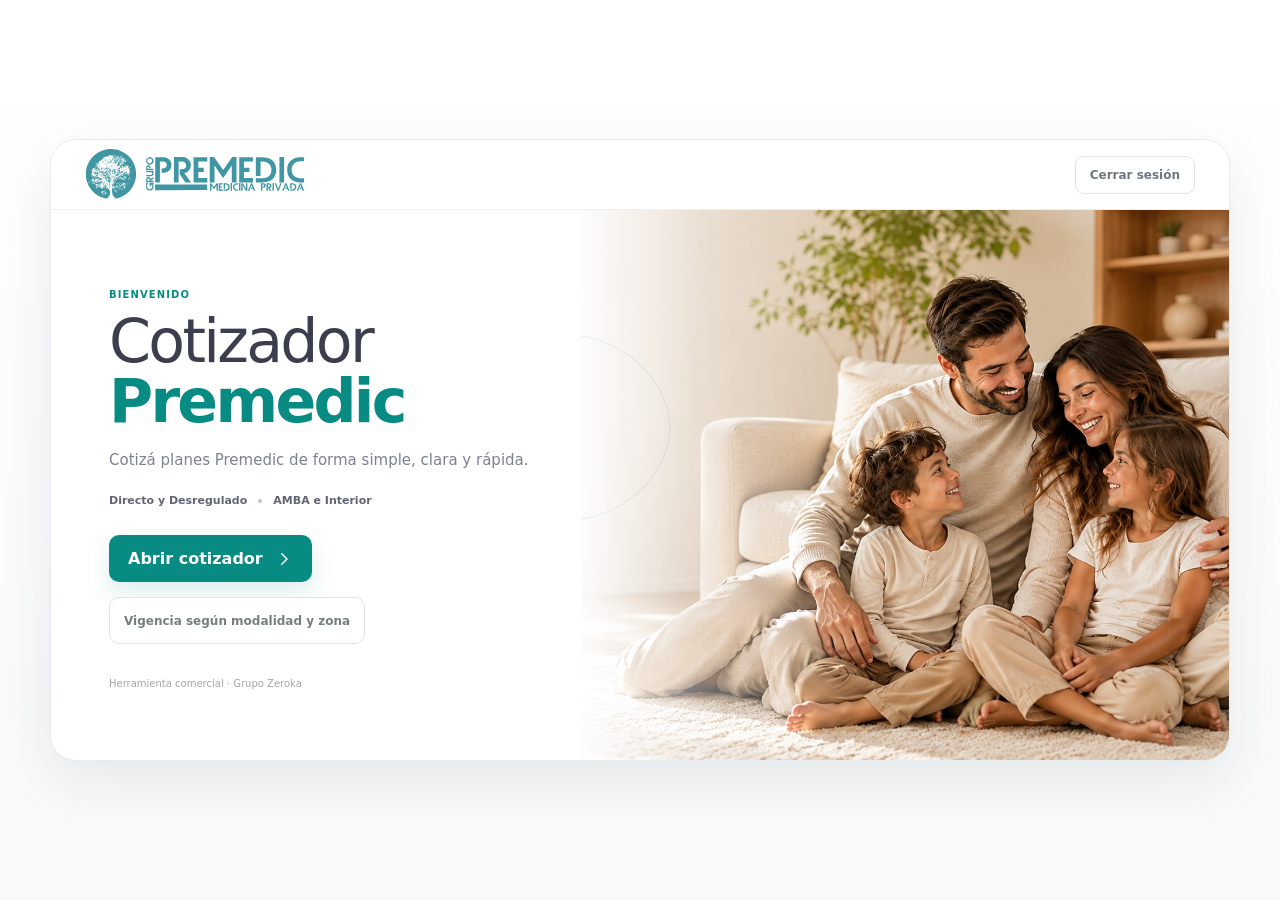
<file: index.html>
<!doctype html>
<html lang="es">
<head>
  <meta charset="utf-8">
  <meta name="viewport" content="width=device-width, initial-scale=1">
  <meta name="theme-color" content="#0d8a7a">
  <title>Cotizador Premedic</title>
  <link rel="stylesheet" href="css/styles.css">
  <link rel="stylesheet" href="css/pdf-premedic.css">
</head>
<body>
  <section id="portalScreen" class="premedic-portal" aria-label="Portal comercial Premedic">
    <div class="portal-shell portal-shell-brand">
      <div class="portal-topbar">
        <div class="portal-brand">
          <img src="assets/premedic-logo-oficial.svg" alt="Premedic" class="portal-brand-logo">
        </div>
        <button id="logoutBtn" class="portal-logout-btn" type="button">Cerrar sesión</button>
      </div>

      <div class="portal-grid">
        <div class="portal-panel">
          <span class="portal-kicker">Bienvenido</span>
          <h1>Cotizador<br><strong>Premedic</strong></h1>
          <p>Cotizá planes Premedic de forma simple, clara y rápida.</p>

          <div class="portal-specs" aria-label="Cobertura del cotizador">
            <span>Directo y Desregulado</span>
            <i></i>
            <span>AMBA e Interior</span>
          </div>

          <div class="portal-action-row">
            <button id="abrirCotizadorBtn" class="portal-open-btn" type="button">
              Abrir cotizador
              <svg viewBox="0 0 24 24" aria-hidden="true"><path d="m9 5 7 7-7 7"/></svg>
            </button>
            <span class="portal-vigencia">Vigencia según modalidad y zona</span>
          </div>

          <div class="portal-signature">Herramienta comercial · Grupo Zeroka</div>
        </div>

        <div class="portal-family" aria-hidden="true">
          <span class="portal-family-curve"></span>
          <img src="assets/portal-family.jpg" alt="">
        </div>
      </div>
    </div>
  </section>

  <div id="cotizadorApp" class="app-shell hidden">
    <button id="volverPortalBtn" class="portal-back-btn" type="button" aria-label="Volver al portal">
      <svg viewBox="0 0 24 24" aria-hidden="true"><path d="m15 18-6-6 6-6"/></svg>
      Portal Premedic
    </button>
    <header class="hero-card">
      <div class="hero-art" aria-hidden="true">
        <span class="hero-shape hero-shape-one"></span>
        <span class="hero-shape hero-shape-two"></span>
        <span class="hero-shape hero-shape-three"></span>
        <span class="hero-dots hero-dots-one"></span>
        <span class="hero-dots hero-dots-two"></span>
      </div>

      <div class="hero-copy">
        <img class="hero-brand-logo" src="assets/premedic-logo-oficial.svg" alt="Premedic">
        <div class="hero-vigencia">
          <svg viewBox="0 0 24 24" aria-hidden="true">
            <path d="M7 2v3M17 2v3M3.5 9h17M5.5 4.5h13a2 2 0 0 1 2 2v12a2 2 0 0 1-2 2h-13a2 2 0 0 1-2-2v-12a2 2 0 0 1 2-2Z"/>
            <path d="M8 13h.01M12 13h.01M16 13h.01M8 17h.01M12 17h.01"/>
          </svg>
          <span id="vigenciaBadge">Vigencia Diciembre 2026</span>
        </div>

        <h1>Cotizador Premedic</h1>
        <p>Completá los datos y encontrá el plan indicado de forma simple y clara.</p>

        <div class="hero-features" aria-label="Características del cotizador">
          <span>
            <i class="feature-check" aria-hidden="true">
              <svg viewBox="0 0 24 24"><path d="m7 12 3 3 7-7"/></svg>
            </i>
            Directo y Desregulado
          </span>
          <span class="feature-divider" aria-hidden="true"></span>
          <span>
            <i class="feature-check" aria-hidden="true">
              <svg viewBox="0 0 24 24"><path d="m7 12 3 3 7-7"/></svg>
            </i>
            AMBA e Interior
          </span>
        </div>
      </div>
    </header>

    <main class="quote-workspace">
      <section class="quote-builder">
        <div class="builder-topbar">
          <div>
            <span class="builder-kicker">Nueva cotización</span>
            <h2>Armá tu cotización</h2>
            <p>Completá los datos del cliente y calculá los planes disponibles.</p>
          </div>
          <div class="builder-progress" aria-label="Progreso de carga">
            <span class="is-active"><b>01</b> Datos</span>
            <i></i>
            <span><b>02</b> Integrantes</span>
          </div>
        </div>

        <section class="builder-section">
          <div class="section-intro">
            <div class="section-index">01</div>
            <div>
              <span class="section-eyebrow">Cliente</span>
              <h3>Datos del cliente</h3>
              <p>Elegí zona, modalidad y composición.</p>
            </div>
          </div>

          <div class="client-grid">
            <label class="field field-prominent">
              <span>Nombre y apellido</span>
              <input id="nombre" type="text" placeholder="Ej. Juan Pérez" autocomplete="name">
            </label>
            <label class="field">
              <span>DNI <small>(opcional)</small></span>
              <input id="dni" type="text" inputmode="numeric" placeholder="Ej. 30111222">
            </label>
          </div>

          <div class="selector-grid">
            <label class="selector-tile" for="zona">
              <span class="selector-icon" aria-hidden="true">
                <svg viewBox="0 0 24 24"><path d="M12 21s6-5.2 6-11a6 6 0 1 0-12 0c0 5.8 6 11 6 11Z"/><circle cx="12" cy="10" r="2.2"/></svg>
              </span>
              <span class="selector-copy">
                <small>Zona</small>
                <select id="zona">
                  <option value="amba">AMBA</option>
                  <option value="interior">Interior</option>
                </select>
              </span>
            </label>

            <label class="selector-tile" for="modalidad">
              <span class="selector-icon" aria-hidden="true">
                <svg viewBox="0 0 24 24"><path d="M4 7h16M7 4v6M17 4v6M5 13h14v7H5z"/></svg>
              </span>
              <span class="selector-copy">
                <small>Modalidad</small>
                <select id="modalidad">
                  <option value="directo">Directo</option>
                  <option value="desregulado">Desregulado</option>
                </select>
              </span>
            </label>

            <label class="selector-tile" for="composicion">
              <span class="selector-icon" aria-hidden="true">
                <svg viewBox="0 0 24 24"><circle cx="9" cy="8" r="3"/><circle cx="17" cy="10" r="2.3"/><path d="M3.5 19c.6-3.3 2.5-5 5.5-5s4.9 1.7 5.5 5M14 19c.3-2.3 1.5-3.6 3.6-3.6 1.5 0 2.6.7 3.2 2"/></svg>
              </span>
              <span class="selector-copy">
                <small>Composición</small>
                <select id="composicion">
                  <option value="individual">Individual</option>
                  <option value="titular_hijos">Titular + hijo/s</option>
                  <option value="pareja">Titular + pareja</option>
                  <option value="pareja_hijos">Titular + pareja + hijo/s</option>
                </select>
              </span>
            </label>
          </div>

          <div id="aporteWrap" class="contribution-panel hidden">
            <div class="contribution-symbol">$</div>
            <div class="contribution-copy">
              <span>Aporte de obra social del recibo</span>
              <strong>Descuento automático para Desregulado</strong>
            </div>
            <label class="field contribution-field">
              <span>Aporte de obra social del recibo</span>
              <input id="aporteRecibo" type="number" min="0" step="0.01" inputmode="decimal" placeholder="Ej. 84619.61">
            </label>
          </div>
        </section>

        <section class="builder-section builder-section-members">
          <div class="section-intro">
            <div class="section-index">02</div>
            <div>
              <span class="section-eyebrow">Integrantes</span>
              <h3>¿Quiénes forman parte de la cotización?</h3>
              <p id="reglaEdad">La edad tarifaria se toma desde la edad del titular.</p>
            </div>
          </div>

          <div class="age-grid">
            <label class="age-field">
              <span>Edad del titular</span>
              <div class="age-input">
                <input id="edadTitular" type="number" min="1" max="59" step="1" inputmode="numeric" placeholder="32">
                <em>años</em>
              </div>
            </label>
            <label id="parejaWrap" class="age-field hidden">
              <span>Edad de la pareja</span>
              <div class="age-input">
                <input id="edadPareja" type="number" min="1" max="59" step="1" inputmode="numeric" placeholder="35">
                <em>años</em>
              </div>
            </label>
          </div>

          <div id="hijosWrap" class="children-card children-card-refined hidden">
            <div class="children-head">
              <div>
                <span class="section-eyebrow">Hijos</span>
                <h3>Edades de los hijos</h3>
                <p>Para menores de 1 año ingresá <strong>0</strong>. Los adicionales se aplican según corresponda.</p>
              </div>
              <label class="field compact mini-field">
                <span>Cantidad</span>
                <input id="cantidadHijos" type="number" min="1" step="1" value="1" inputmode="numeric">
              </label>
            </div>
            <div id="edadesHijos" class="form-grid cols-3 children-grid"></div>
          </div>
        </section>

        <details class="advisor-panel">
          <summary>
            <span class="advisor-summary-copy">
              <span class="advisor-dot"></span>
              <span>
                <strong>Datos del asesor</strong>
                <small>Se usan únicamente en la cotización formal.</small>
              </span>
            </span>
            <span class="advisor-optional">Opcional <b>+</b></span>
          </summary>
          <div class="form-grid cols-3 advisor-content">
            <label class="field">
              <span>Asesor comercial</span>
              <input id="asesorNombre" type="text" placeholder="Ej. Rodrigo Altamura">
            </label>
            <label class="field">
              <span>Teléfono / WhatsApp</span>
              <input id="asesorTelefono" type="text" placeholder="Ej. 11 0000-0000">
            </label>
            <label class="field">
              <span>Mail</span>
              <input id="asesorMail" type="email" placeholder="Ej. asesor@empresa.com">
            </label>
          </div>
        </details>

        <div class="builder-actions">
          <div class="builder-actions-copy">
            <strong>Todo listo para cotizar</strong>
            <span>El cálculo no modifica los datos cargados.</span>
          </div>
          <div class="builder-actions-buttons">
            <button id="limpiarBtn" class="btn btn-secondary" type="button">Limpiar</button>
            <button id="cotizarBtn" class="btn btn-primary" type="button">Calcular cotización</button>
          </div>
        </div>

        <div id="mensaje" class="alert-box hidden" role="alert" aria-live="polite"></div>
      </section>

      <aside class="quote-rail">
        <section class="quote-summary-card">
          <div class="summary-cover">
            <div class="summary-cover-art" aria-hidden="true"></div>
            <span class="summary-status"><i></i> Resumen en vivo</span>
            <h2>Caso actual</h2>
            <p>Una lectura rápida antes de calcular los planes.</p>
          </div>

          <div class="summary-body">
            <div id="emptySummary" class="summary-empty-refined">
              <div>
                <strong>Esperando datos</strong>
                <p>Completá el nombre o la edad para ver el resumen.</p>
              </div>
            </div>

            <div id="summaryContent" class="hidden">
              <div class="summary-line"><span>Cliente</span><strong id="sumCliente">—</strong></div>
              <div class="summary-line"><span>Tipo</span><strong id="sumTipo">—</strong></div>
              <div class="summary-line"><span>Composición</span><strong id="sumComposicion">—</strong></div>
              <div class="summary-line"><span>Edad tarifaria</span><strong id="sumEdad">—</strong></div>
              <div class="summary-line"><span>Tramo</span><strong id="sumTramo">—</strong></div>
              <div id="sumAporteReciboRow" class="summary-line hidden"><span>Aporte de obra social del recibo</span><strong id="sumAporteRecibo">—</strong></div>
              <div id="sumAporteCalculadoRow" class="summary-line hidden"><span>Aporte a descontar</span><strong id="sumAporteCalculado">—</strong></div>
              <div class="summary-line summary-line-strong"><span>Planes disponibles</span><strong id="sumPlanes">—</strong></div>
            </div>

            <div class="commercial-note">
              <span class="commercial-note-icon">i</span>
              <p>Pareja: edad del mayor · hasta 59 años · C-100 sólo AMBA.</p>
            </div>
          </div>
        </section>
      </aside>
    </main>

    <section id="resultadosSection" class="glass-panel results-panel hidden">
      <div class="results-top">
        <div>
          <span class="section-chip">Resultados</span>
          <h2>Planes disponibles</h2>
          <p id="resumenCaso"></p>
        </div>
        <span id="badgeTramo" class="hero-subchip"></span>
      </div>
      <div id="notasModalidad" class="inline-note hidden"></div>
      <div id="resultados" class="plans-grid"></div>
    </section>

    <section id="seleccionSection" class="selection-banner hidden">
      <div class="selection-copy">
        <span class="section-chip">Plan seleccionado</span>
        <h2 id="seleccionPlan"></h2>
        <div id="seleccionPrecio" class="selection-price"></div>
        <p id="seleccionDetalle"></p>
      </div>
      <div class="selection-actions">
        <button id="verCotizacionBtn" class="btn btn-secondary" type="button">Ver cotización</button>
        <button id="guardarPdfBtn" class="btn btn-primary" type="button">Descargar PDF</button>
      </div>
    </section>
  </div>

  <dialog id="previewDialog" class="preview-dialog">
    <div class="preview-header">
      <div>
        <strong>Vista previa de la cotización</strong>
        <span>Revisá el documento antes de descargarlo en PDF.</span>
      </div>
      <div class="selection-actions small-actions">
        <button id="previewPdfBtn" class="btn btn-primary" type="button">Descargar PDF</button>
        <button id="cerrarPreviewBtn" class="btn btn-secondary" type="button">Cerrar</button>
      </div>
    </div>
    <div class="preview-body">
      <div id="previewContent"></div>
    </div>
  </dialog>

  <div id="printArea"></div>

  <script src="assets/vendor/html2canvas.min.js"></script>
  <script src="assets/vendor/jspdf.umd.min.js"></script>
  <script src="assets/vendor/pdf-lib.min.js"></script>
  <script src="js/precios-premedic.js?v=20261119-diciembre"></script>
  <script src="config/premedic-publicada.js"></script>
  <script src="js/control-premedic.js?v=20261016-control1"></script>
  <script src="js/motor-premedic.js?v=20261104-pmo16000"></script>
  <script src="js/cotizacion.js?v=20261016-control1"></script>
  <script src="js/pmo-quote.js?v=20261104-pmo16000"></script>
  <script src="js/app.js?v=20261016-aporte-recibo233"></script>
  <script src="js/portal.js?v=20261118-flash25-24nov12"></script>
</body>
</html>
</file>
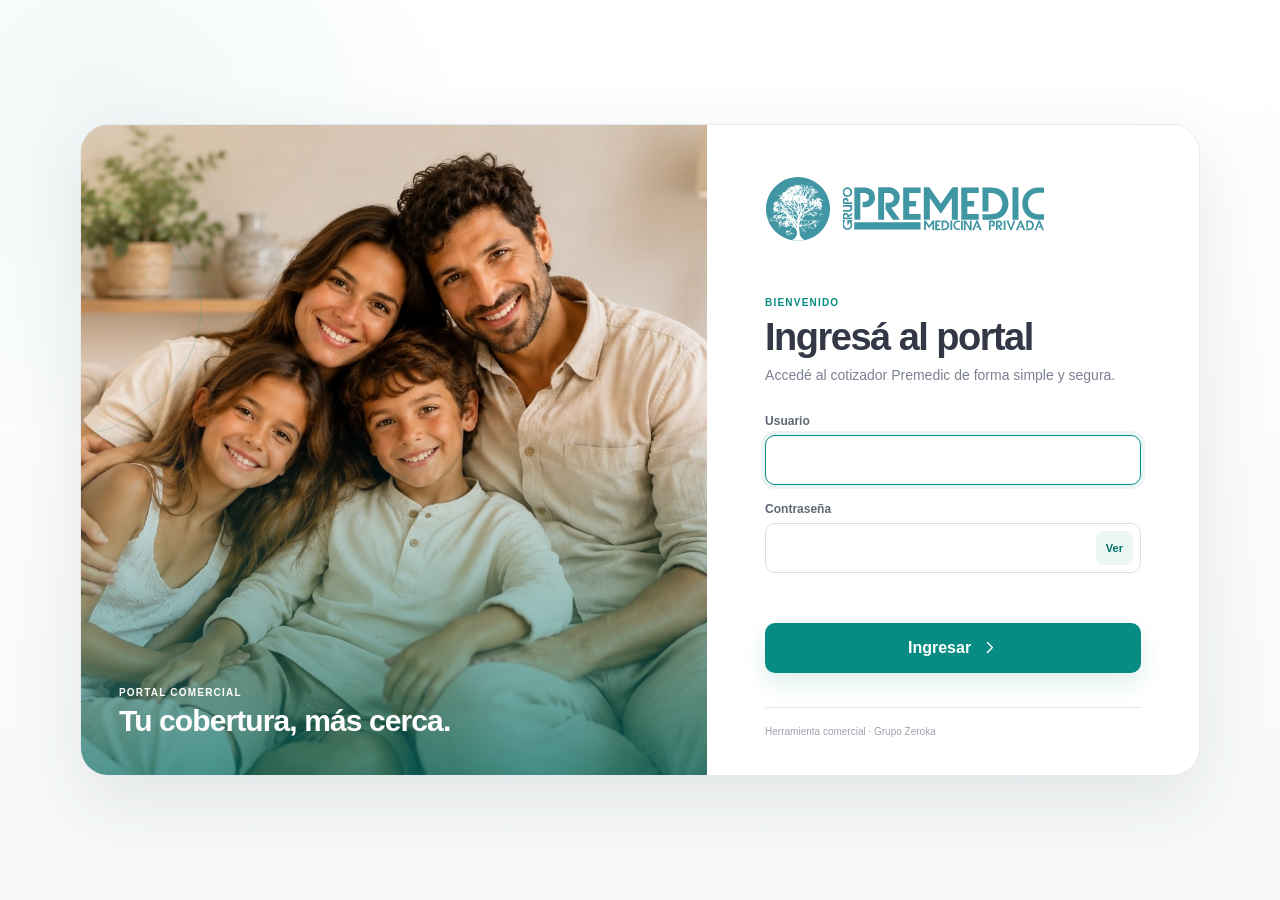
<file: login.html>
<!doctype html>
<html lang="es">
<head>
  <meta charset="utf-8">
  <meta name="viewport" content="width=device-width, initial-scale=1">
  <meta name="theme-color" content="#ffffff">
  <meta name="robots" content="noindex,nofollow">
  <title>Acceso · Premedic</title>
  <link rel="stylesheet" href="auth/login.css">
</head>
<body>
  <main class="login-page">
    <section class="login-shell" aria-labelledby="loginTitle">
      <div class="login-visual" aria-hidden="true">
        <img src="assets/login-family.jpg" alt="">
        <div class="login-visual-overlay"></div>
        <div class="login-visual-copy">
          <span>Portal comercial</span>
          <strong>Tu cobertura, más cerca.</strong>
        </div>
      </div>

      <div class="login-panel">
        <header class="login-brand">
          <img src="assets/premedic-logo-oficial.svg" alt="Premedic">
        </header>

        <div class="login-copy">
          <span>Bienvenido</span>
          <h1 id="loginTitle">Ingresá al portal</h1>
          <p>Accedé al cotizador Premedic de forma simple y segura.</p>
        </div>

        <form id="loginForm" class="login-form" novalidate>
          <label>
            <span>Usuario</span>
            <input id="username" name="username" type="text" autocomplete="username" autocapitalize="none" spellcheck="false" required>
          </label>

          <label>
            <span>Contraseña</span>
            <div class="password-field">
              <input id="password" name="password" type="password" autocomplete="current-password" required>
              <button id="togglePassword" type="button" aria-label="Mostrar contraseña">Ver</button>
            </div>
          </label>

          <p id="loginError" class="login-error" role="alert" aria-live="polite"></p>

          <button id="loginButton" class="login-button" type="submit">
            <span>Ingresar</span>
            <svg viewBox="0 0 24 24" aria-hidden="true"><path d="m9 5 7 7-7 7"/></svg>
          </button>
        </form>

        <footer>Herramienta comercial · Grupo Zeroka</footer>
      </div>
    </section>
  </main>
  <script src="auth/login.js"></script>
</body>
</html>
</file>
<file: css/styles.css>
@import url("./styles/part01.css");
@import url("./styles/part02.css");
@import url("./styles/part03.css");
@import url("./styles/part04.css");
@import url("./styles/part05.css");
@import url("./styles/part06.css");
@import url("./styles/part07.css");
@import url("./styles/part08.css");
@import url("./styles/part09.css");
@import url("./styles/part10.css");

/* Reemplazo puntual de las fotos existentes de Premedic */
.portal-family img {
  content: url("../assets/portal-family.jpg") !important;
  width: 100% !important;
  height: 100% !important;
  min-height: 550px !important;
  margin: 0 !important;
  object-fit: cover !important;
  object-position: 74% center !important;
  transform: none !important;
}

.benefits-family img {
  content: url("../assets/benefits-family.jpg") !important;
  width: 100% !important;
  height: 100% !important;
  margin: 0 !important;
  object-fit: cover !important;
  object-position: 72% center !important;
  transform: none !important;
}

/* Se conserva la estructura original del PDF */
.quote-brand-story-final > div:first-child {
  padding-right: 120px !important;
}

@media(max-width:820px){
  .portal-family img{
    min-height:285px !important;
    height:285px !important;
    object-position:72% center !important;
  }
  .benefits-family img{
    object-position:72% center !important;
  }
}
</file>
<file: css/pdf-premedic.css>
/* PDF Premedic: portada + resumen comercial tipo Swiss + beneficios, con identidad propia. */
.premedic-pdf-document{display:grid;gap:24px}
.premedic-pdf-page{position:relative;width:794px!important;height:1123px!important;min-height:1123px!important;margin:0 auto;overflow:hidden;border-radius:0!important;box-sizing:border-box;font-family:Arial,Helvetica,sans-serif}
.premedic-pdf-page *{box-sizing:border-box}

.premedic-pdf-cover{background:linear-gradient(145deg,#055f59 0%,#087f76 52%,#11a193 100%);color:#fff}
.premedic-pdf-cover::before{content:"";position:absolute;inset:34px;border:1px solid rgba(255,255,255,.2);border-radius:0 0 110px 0}
.premedic-cover-panel{position:absolute;inset:56px 58px 52px;padding:48px 52px 40px;border-radius:0 0 100px 0;background:linear-gradient(150deg,rgba(4,83,78,.96),rgba(6,119,110,.9));box-shadow:0 26px 70px rgba(0,47,43,.18)}
.premedic-cover-logo{display:flex;align-items:center;width:265px;min-height:86px;padding:19px 24px;border-radius:18px;background:#fff;box-shadow:0 14px 34px rgba(0,42,38,.14)}
.premedic-cover-logo img{display:block;width:218px;height:auto}
.premedic-cover-copy{position:relative;z-index:2;margin-top:92px;max-width:575px}
.premedic-cover-copy>span{display:block;margin-bottom:18px;color:#c8f2e9;font-size:11px;font-weight:800;letter-spacing:2.1px}
.premedic-cover-copy h1{margin:0;font-size:66px;line-height:.98;letter-spacing:-3.2px;color:#fff;font-weight:750}
.premedic-cover-copy p{margin:28px 0 0;max-width:460px;color:#d7f4ef;font-size:18px;line-height:1.42}
.premedic-cover-card{position:absolute;z-index:2;left:52px;right:52px;bottom:94px;display:grid;grid-template-columns:.7fr 1.35fr 1.3fr;overflow:hidden;border:1px solid rgba(255,255,255,.2);border-radius:18px;background:rgba(255,255,255,.09);backdrop-filter:blur(4px)}
.premedic-cover-card>div{display:grid;align-content:center;gap:7px;min-height:110px;padding:18px 20px;border-left:1px solid rgba(255,255,255,.17)}
.premedic-cover-card>div:first-child{border-left:0}
.premedic-cover-card span{color:#bdece3;font-size:8px;font-weight:800;letter-spacing:1.2px}
.premedic-cover-card strong{color:#fff;font-size:16px;line-height:1.25}
.premedic-cover-card>div:first-child strong{font-size:28px}
.premedic-cover-footer{position:absolute;left:52px;right:52px;bottom:42px;display:flex;justify-content:space-between;color:rgba(255,255,255,.67);font-size:8px;letter-spacing:.6px}
.premedic-cover-footer b{font-weight:600}
.premedic-cover-orbit{position:absolute;border:1px solid rgba(255,255,255,.14);border-radius:50%}
.premedic-cover-orbit.orbit-one{width:470px;height:470px;right:-180px;top:-130px}
.premedic-cover-orbit.orbit-two{width:260px;height:260px;left:-100px;bottom:145px;background:rgba(212,244,185,.045)}
.premedic-cover-dots{position:absolute;right:83px;top:390px;width:104px;height:82px;opacity:.22;background-image:radial-gradient(circle,#fff 1.5px,transparent 1.8px);background-size:15px 15px}

.premedic-pdf-summary{background:#087f76;color:#293c38}
.premedic-summary-orbit{position:absolute;border-radius:50%;background:rgba(202,242,232,.12)}
.premedic-summary-orbit.summary-orbit-one{width:330px;height:330px;left:-178px;top:-108px}
.premedic-summary-orbit.summary-orbit-two{width:390px;height:390px;right:-230px;bottom:95px;background:rgba(4,70,65,.2)}
.premedic-summary-panel{position:absolute;left:58px;right:58px;top:40px;bottom:40px;overflow:hidden;border-radius:0 0 88px 0;background:#eef7f4}
.premedic-summary-title{display:flex;align-items:center;gap:10px;width:540px;height:111px;padding:0 70px;border-radius:0 0 38px 0;background:#075f59;color:#fff}
.premedic-summary-title span{font-size:29px;font-weight:400}
.premedic-summary-title strong{font-size:30px;font-weight:800}
.premedic-summary-plan{height:141px;display:flex;flex-direction:column;align-items:center;justify-content:center;text-align:center}
.premedic-summary-plan span{font-size:18px;letter-spacing:.5px;color:#4f625e}
.premedic-summary-plan strong{margin-top:7px;font-size:54px;line-height:.9;letter-spacing:-1.8px;color:#263c37}
.premedic-summary-table{width:574px;margin:0 auto;border:1px solid rgba(72,103,96,.16);border-bottom:0}
.premedic-summary-row{margin:0}
.premedic-summary-row>b{height:31px;display:flex;align-items:center;justify-content:center;padding:0 12px;background:#b9d2cc;color:#263b37;text-align:center;font-size:22px;line-height:1;font-weight:750}
.premedic-summary-row>span{height:34px;display:flex;flex-direction:column;align-items:center;justify-content:center;padding:0 12px;background:#eef7f4;color:#2f403d;text-align:center;font-size:23px;line-height:1.05;font-weight:400}
.premedic-summary-row>span.is-medium{font-size:20px}
.premedic-summary-row>span.is-long{font-size:17px}
.premedic-summary-row.has-note>span{height:48px}
.premedic-summary-row small{display:block;margin-top:4px;color:#576b66;font-size:9.5px;line-height:1.1;font-weight:400}
.premedic-summary-total{width:574px;margin:0 auto;border:1px solid rgba(72,103,96,.16);border-top:0;text-align:center}
.premedic-summary-total b{height:38px;display:flex;align-items:center;justify-content:center;background:#078b82;color:#fff;font-size:24px;line-height:1;font-weight:800}
.premedic-summary-total strong{height:50px;display:flex;align-items:center;justify-content:center;background:#eef7f4;color:#203a35;font-size:32px;line-height:1;font-weight:800}
.premedic-summary-legal{position:absolute;left:62px;right:62px;bottom:88px;color:#4f625e;font-size:10.7px;line-height:1.28}
.premedic-summary-legal p{margin:0 0 4px}
.premedic-summary-logo{position:absolute;left:62px;right:62px;bottom:25px;display:flex;align-items:flex-end;justify-content:space-between}
.premedic-summary-logo img{display:block;width:185px;height:auto}
.premedic-summary-logo b{color:#6c817c;font-size:8px;font-weight:650;letter-spacing:.4px}

.premedic-pdf-benefits{background:#f3f8f6;color:#263c37}
.premedic-benefits-hero{position:relative;height:405px;overflow:hidden;background:#087f76}
.premedic-benefits-hero>img{display:block;width:100%;height:100%;object-fit:cover;object-position:center center}
.premedic-benefits-shade{position:absolute;inset:0;background:linear-gradient(90deg,rgba(4,89,82,.96) 0%,rgba(5,111,102,.88) 35%,rgba(5,111,102,.38) 58%,rgba(5,111,102,.03) 82%)}
.premedic-benefits-brand{position:absolute;left:54px;top:43px;display:flex;align-items:center;width:204px;height:66px;padding:14px 18px;border-radius:13px;background:#fff;box-shadow:0 12px 30px rgba(0,49,45,.16)}
.premedic-benefits-brand img{display:block;width:168px;height:auto}
.premedic-benefits-heading{position:absolute;left:54px;top:145px;width:395px;color:#fff}
.premedic-benefits-heading>span{display:block;margin-bottom:12px;color:#c9f1e8;font-size:9px;font-weight:800;letter-spacing:1.8px}
.premedic-benefits-heading h2{margin:0;font-size:55px;line-height:.96;letter-spacing:-2.4px;color:#fff}
.premedic-benefits-heading p{width:340px;margin:18px 0 0;color:#e2f7f2;font-size:16px;line-height:1.38}
.premedic-benefits-body{position:relative;height:718px;padding:42px 54px 38px}
.premedic-benefit-featured{display:grid;grid-template-columns:74px 1fr;gap:22px;align-items:center;min-height:142px;padding:25px 30px;border-radius:22px;background:#087f76;color:#fff;box-shadow:0 18px 38px rgba(6,102,94,.14)}
.premedic-benefit-featured span{display:block;margin-bottom:5px;color:#bfeae2;font-size:8px;font-weight:800;letter-spacing:1.5px}
.premedic-benefit-featured strong{display:block;font-size:25px;line-height:1.12}
.premedic-benefit-featured p{margin:8px 0 0;color:#e0f4f0;font-size:13px;line-height:1.38}
.premedic-benefit-icon{display:flex;align-items:center;justify-content:center;width:54px;height:54px;flex:0 0 54px;border-radius:16px;background:#dff2ed;color:#087f76}
.premedic-benefit-icon.is-featured{width:74px;height:74px;border-radius:21px;background:#fff;color:#078b82}
.premedic-benefit-icon svg{display:block;width:28px;height:28px;fill:none;stroke:currentColor;stroke-width:1.8;stroke-linecap:round;stroke-linejoin:round}
.premedic-benefit-icon.is-featured svg{width:35px;height:35px}
.premedic-benefits-grid{display:grid;grid-template-columns:1fr 1fr;gap:16px;margin-top:22px}
.premedic-benefit-card{display:grid;grid-template-columns:54px 1fr;gap:16px;align-items:start;min-height:142px;padding:22px 20px;border:1px solid #dce9e5;border-radius:19px;background:#fff;box-shadow:0 9px 24px rgba(30,75,67,.055)}
.premedic-benefit-card strong{display:block;color:#263d38;font-size:15px;line-height:1.16}
.premedic-benefit-card p{margin:7px 0 0;color:#61736f;font-size:11.5px;line-height:1.38}
.premedic-benefits-note{margin:19px 4px 0;color:#6c7d79;font-size:9px;line-height:1.35}
.premedic-benefits-footer{position:absolute;left:54px;right:54px;bottom:24px;display:flex;align-items:center;justify-content:space-between;padding-top:13px;border-top:1px solid #d8e6e2;color:#67807a;font-size:8px;letter-spacing:.65px}
.premedic-benefits-footer b{font-weight:650}

@media(max-width:860px){
  .premedic-pdf-document{overflow-x:auto}
  .premedic-pdf-page{width:794px!important;height:1123px!important;min-height:1123px!important}
}

@media print{
  #printArea .premedic-pdf-page{display:block!important;width:210mm!important;height:297mm!important;min-height:297mm!important;margin:0!important;border-radius:0!important;box-shadow:none!important}
}
</file>
<file: auth/login.css>
:root{
  font-family:Arial,Helvetica,sans-serif;
  color:#343746;
  background:#f7f8fa;
  --pm:#078b82;
  --pm-dark:#056f69;
  --pm-soft:#e9f6f4;
  --ink:#343746;
  --muted:#7a8190;
  --line:#e6eaec;
}
*{box-sizing:border-box}
html,body{margin:0;min-height:100%}
body{min-height:100vh;background:#f7f8fa}
button,input{font:inherit}
.login-page{
  min-height:100vh;
  display:grid;
  place-items:center;
  padding:28px;
  background:
    radial-gradient(circle at 8% 10%,rgba(7,139,130,.055),transparent 25%),
    linear-gradient(180deg,#fff 0%,#f6f8f9 100%);
}
.login-shell{
  width:min(1120px,100%);
  min-height:640px;
  display:grid;
  grid-template-columns:1.12fr .88fr;
  overflow:hidden;
  border:1px solid #e6eaec;
  border-radius:28px;
  background:#fff;
  box-shadow:0 24px 70px rgba(44,61,68,.105);
}
.login-visual{
  position:relative;
  overflow:hidden;
  min-height:640px;
  background:#f1f5f4;
}
.login-visual::before{
  content:"";
  position:absolute;
  z-index:2;
  width:240px;
  height:240px;
  left:-125px;
  top:74px;
  border:1px solid rgba(7,139,130,.18);
  border-radius:49% 51% 58% 42%/48% 42% 58% 52%;
  transform:rotate(14deg);
}
.login-visual img{
  content:url("../assets/login-family.jpg");
  width:100%;
  height:100%;
  min-height:640px;
  display:block;
  object-fit:cover;
  object-position:center center;
  transform:none;
}
.login-visual-overlay{
  position:absolute;
  inset:0;
  background:
    linear-gradient(90deg,rgba(255,255,255,.08),transparent 24%),
    linear-gradient(180deg,transparent 45%,rgba(5,111,105,.72) 100%);
}
.login-visual-copy{
  position:absolute;
  z-index:3;
  left:38px;
  right:38px;
  bottom:38px;
  display:grid;
  gap:7px;
  color:#fff;
}
.login-visual-copy span{
  font-size:10px;
  font-weight:800;
  letter-spacing:.12em;
  text-transform:uppercase;
}
.login-visual-copy strong{
  max-width:380px;
  font-size:30px;
  line-height:1.05;
  letter-spacing:-.03em;
}
.login-panel{
  display:flex;
  flex-direction:column;
  justify-content:center;
  padding:52px 58px 38px;
}
.login-brand{margin:0 0 50px}
.login-brand img{width:280px;max-width:92%;height:auto;display:block}
.login-copy{margin-bottom:28px}
.login-copy>span{
  color:var(--pm);
  font-size:10px;
  font-weight:800;
  letter-spacing:.12em;
  text-transform:uppercase;
}
.login-copy h1{
  margin:8px 0 8px;
  color:var(--ink);
  font-size:38px;
  line-height:1.02;
  letter-spacing:-.04em;
}
.login-copy p{margin:0;max-width:360px;color:var(--muted);font-size:14px;line-height:1.5}
.login-form{display:grid;gap:17px}
.login-form label{display:grid;gap:7px}
.login-form label>span{color:#606671;font-size:12px;font-weight:700}
.login-form input{
  width:100%;height:50px;padding:0 14px;
  border:1px solid #d9dfe2;border-radius:10px;outline:none;
  color:#303743;background:#fff;
  transition:border-color .15s ease,box-shadow .15s ease;
}
.login-form input:focus{border-color:var(--pm);box-shadow:0 0 0 4px rgba(7,139,130,.085)}
.password-field{position:relative}
.password-field input{padding-right:62px}
.password-field button{
  position:absolute;top:50%;right:8px;transform:translateY(-50%);
  height:34px;padding:0 10px;border:0;border-radius:8px;
  color:var(--pm-dark);background:var(--pm-soft);font-size:11px;font-weight:800;cursor:pointer;
}
.login-error{min-height:18px;margin:-2px 0 0;color:#b42318;font-size:12px;line-height:1.4}
.login-button{
  height:50px;display:inline-flex;align-items:center;justify-content:center;gap:10px;
  border:0;border-radius:10px;color:#fff;background:var(--pm);font-weight:800;cursor:pointer;
  box-shadow:0 10px 22px rgba(7,139,130,.14);transition:background .15s ease,transform .15s ease;
}
.login-button:hover{background:var(--pm-dark);transform:translateY(-1px)}
.login-button:disabled{opacity:.65;cursor:wait}
.login-button svg{width:17px;height:17px;fill:none;stroke:currentColor;stroke-width:2;stroke-linecap:round;stroke-linejoin:round}
.login-panel footer{margin-top:34px;padding-top:18px;border-top:1px solid var(--line);color:#9da3ac;font-size:10px}
@media(max-width:820px){
  .login-page{padding:12px}
  .login-shell{grid-template-columns:1fr;min-height:auto;border-radius:20px}
  .login-visual{min-height:245px}
  .login-visual img{width:100%;min-height:245px;height:245px;transform:none;object-position:center center}
  .login-visual-copy{left:22px;right:22px;bottom:20px}
  .login-visual-copy strong{font-size:22px}
  .login-panel{padding:34px 26px 26px}
  .login-brand{margin-bottom:30px}
  .login-brand img{width:230px}
  .login-copy h1{font-size:31px}
}
</file>
